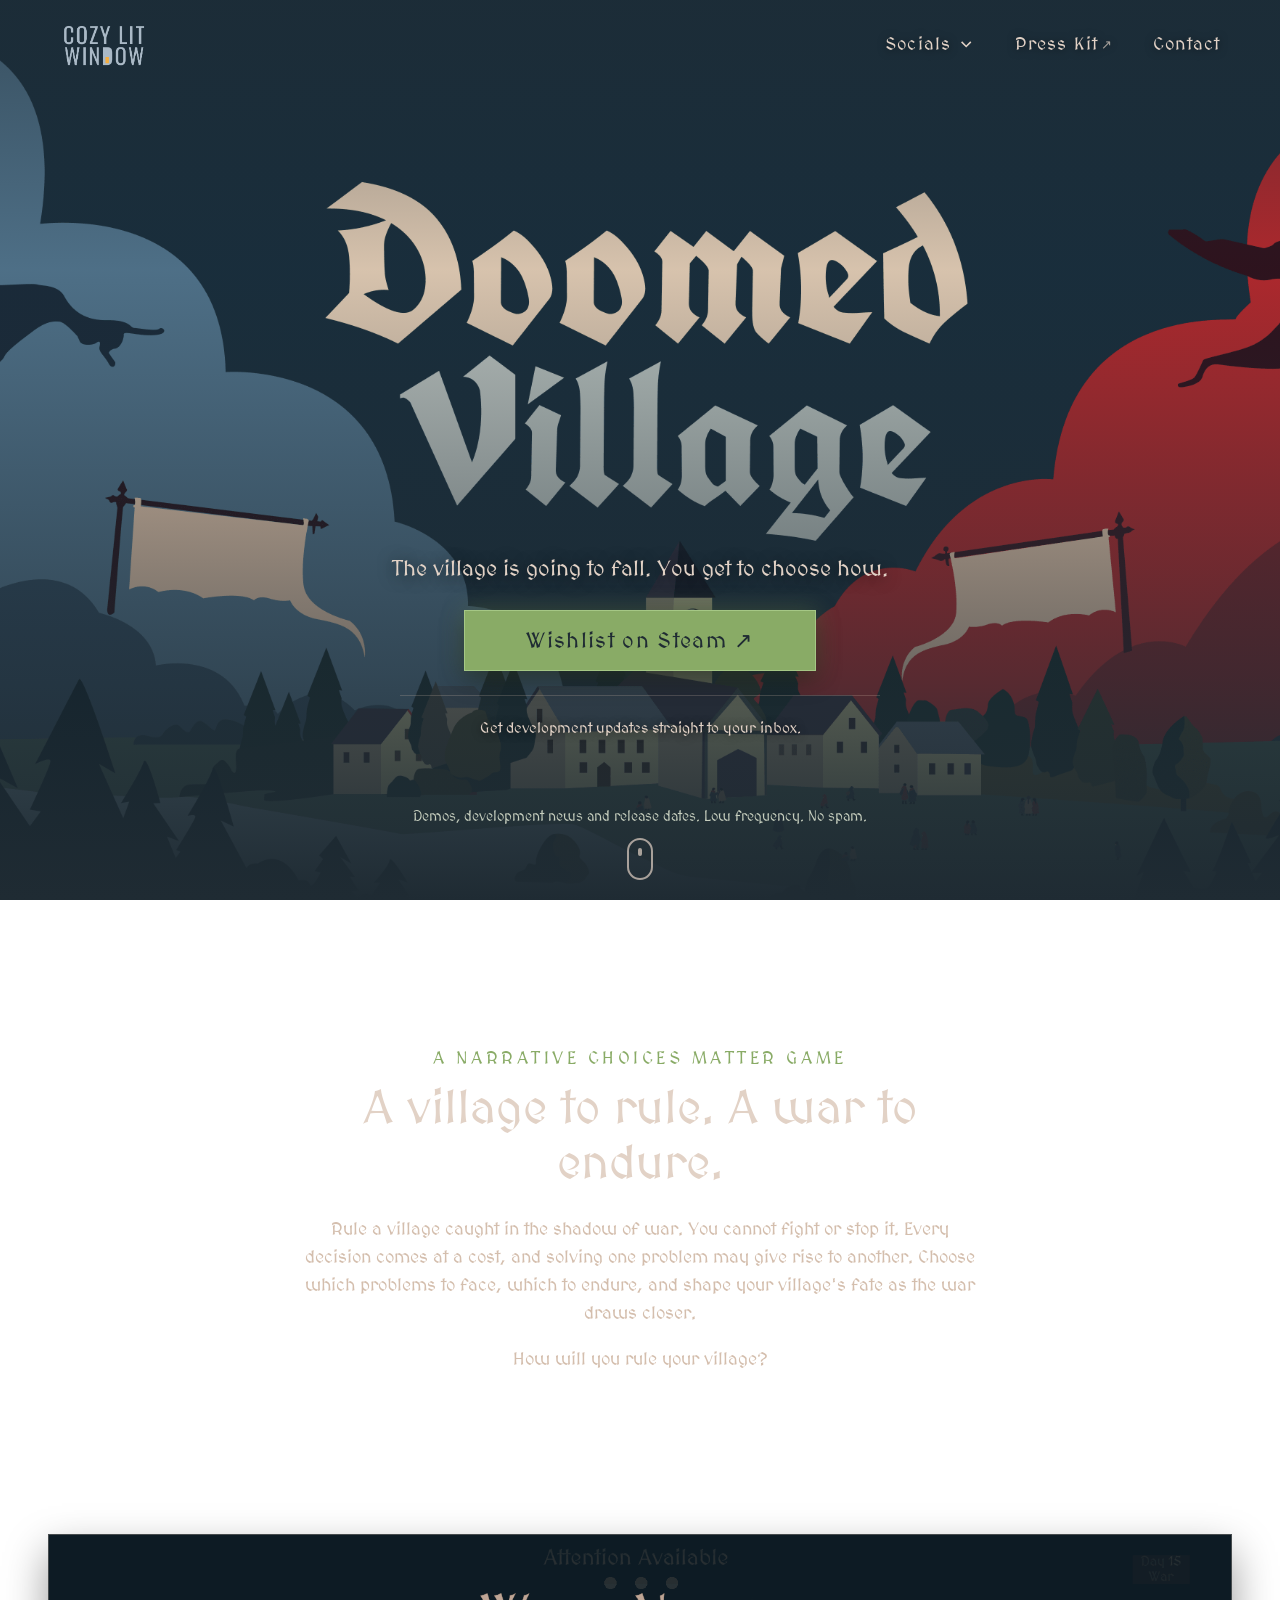
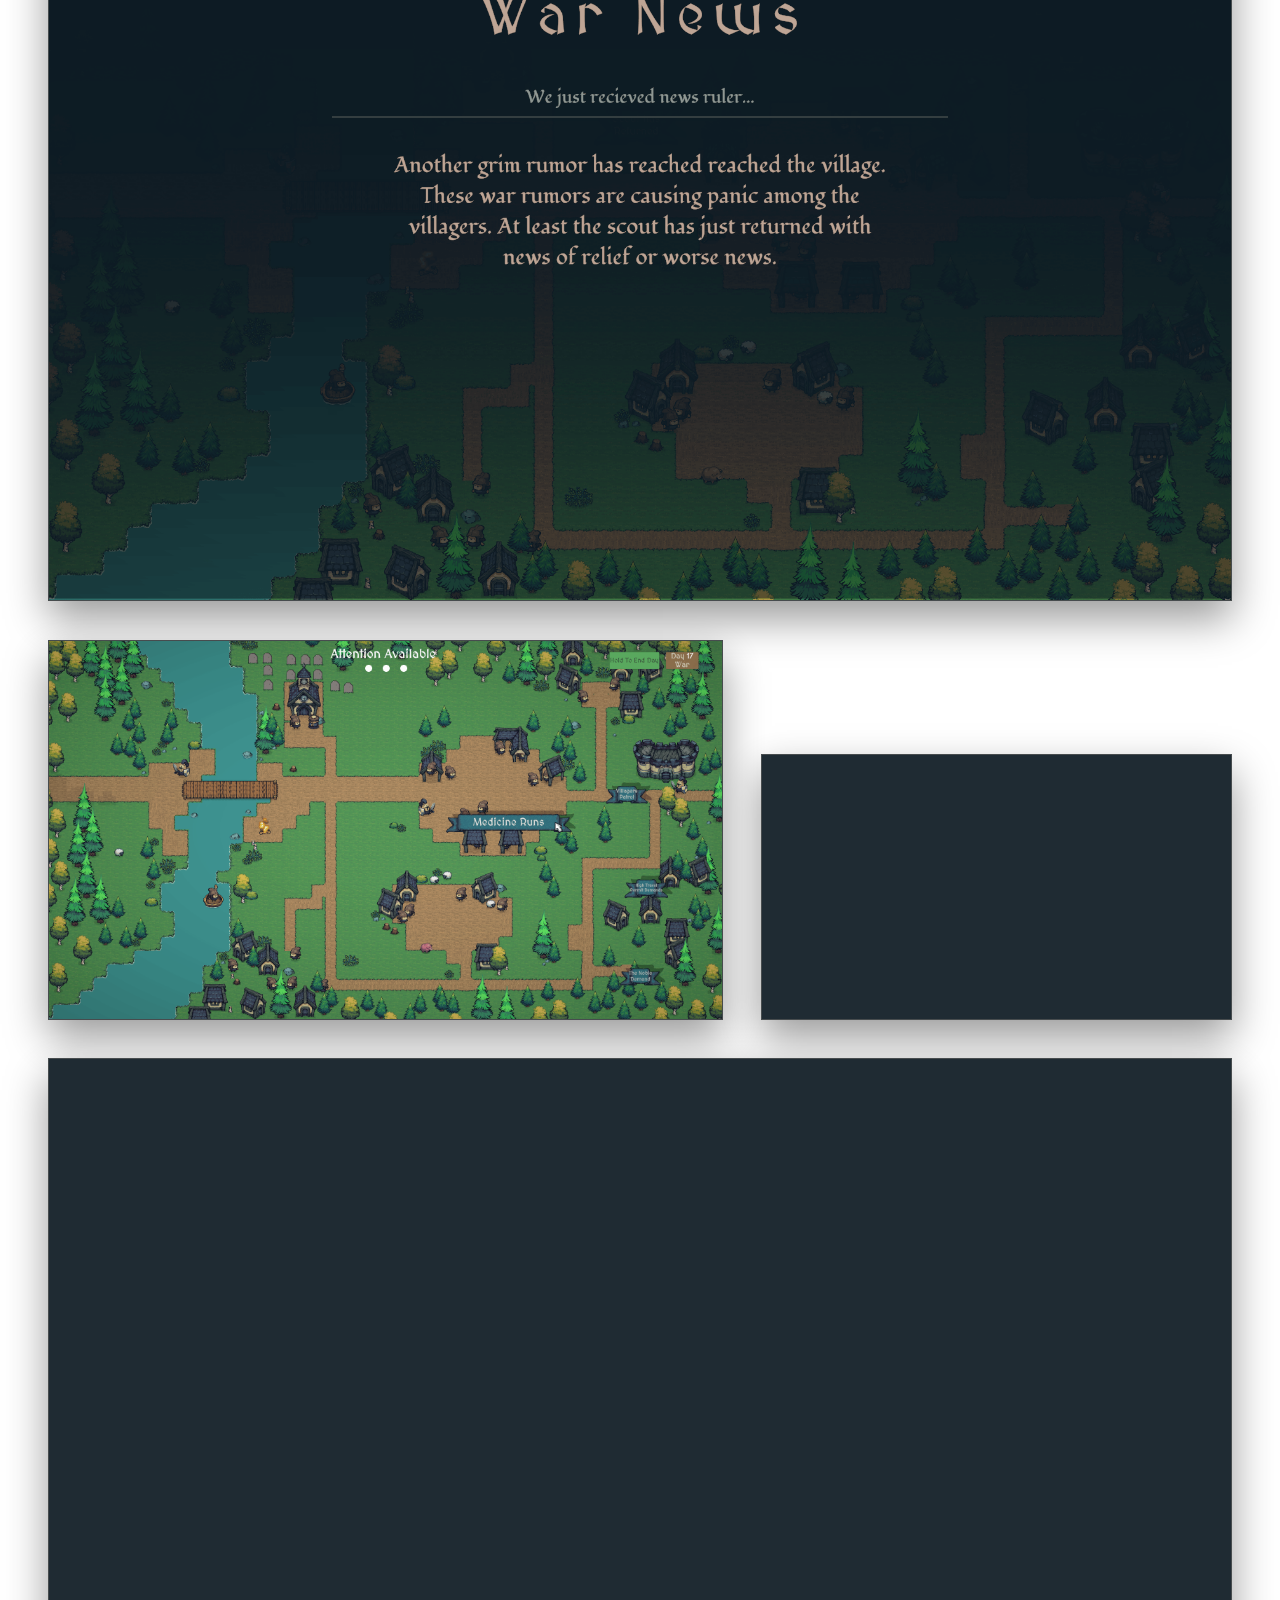
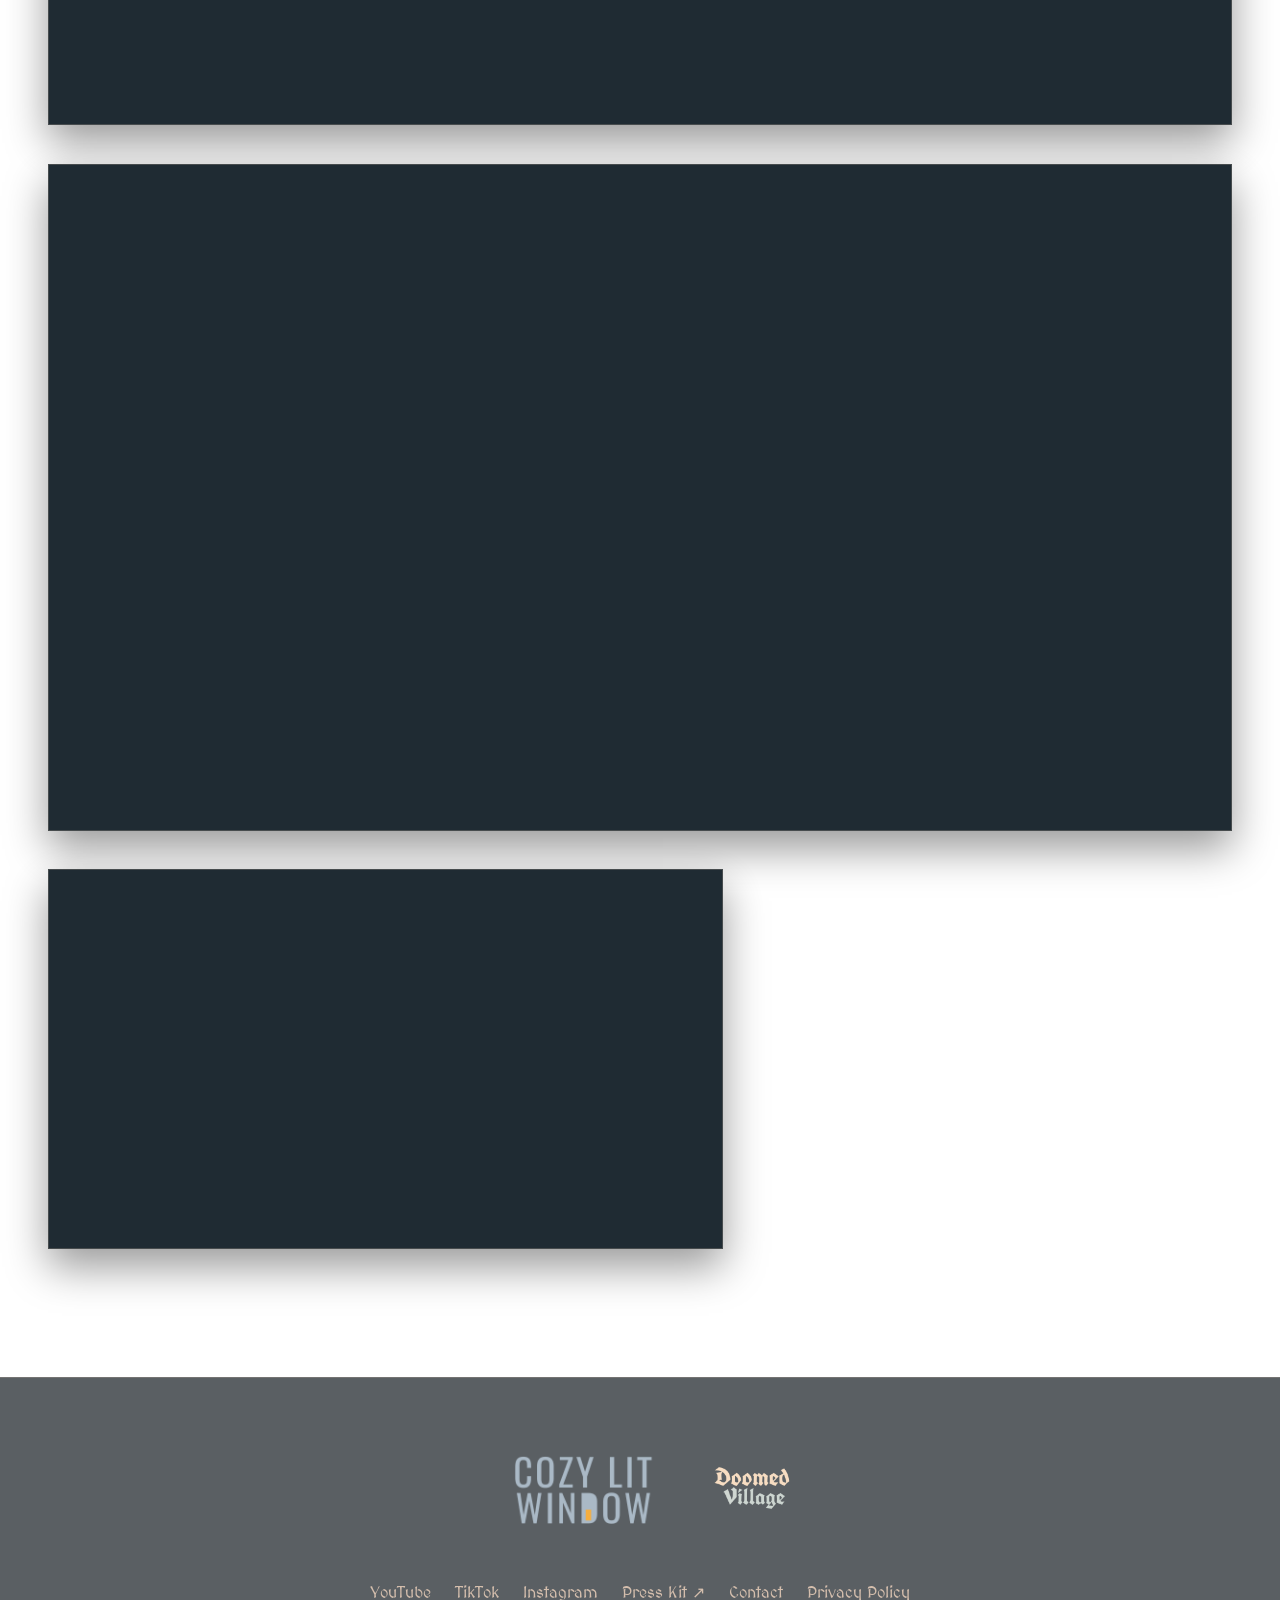
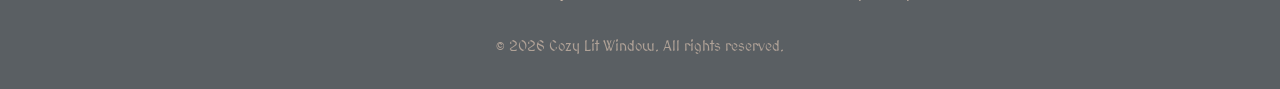
<file: index.html>
<!doctype html>
<html lang="en">

<head>
  <meta charset="UTF-8">
  <link rel="apple-touch-icon" sizes="180x180" href="public/favicon_io/apple-touch-icon.png">
  <link rel="icon" type="image/png" sizes="32x32" href="public/favicon_io/favicon-32x32.png">
  <link rel="icon" type="image/png" sizes="16x16" href="public/favicon_io/favicon-16x16.png">
  <link rel="manifest" href="public/favicon_io/site.webmanifest">
  <meta name="viewport" content="width=device-width, initial-scale=1.0">
  <link rel="canonical" href="https://cozylitwindow.com/">
  <title>Doomed Village — Cozy Lit Window</title>
  <meta name="description" content="Doomed Village is a narrative choices-matter game where you rule a village in the shadow of war. Every decision has a cost. Wishlist on Steam.">

<meta property="og:type" content="website">
<meta property="og:url" content="https://cozylitwindow.com/">
<meta property="og:title" content="Doomed Village — Cozy Lit Window">
<meta property="og:description" content="The village is going to fall. You get to choose how.">
<meta property="og:image" content="https://cozylitwindow.com/public/assets/library_hero.png">
<meta property="og:image:secure_url" content="https://cozylitwindow.com/public/assets/library_hero.png">
<meta property="og:image:alt" content="Doomed Village game preview">

<!-- Twitter / X -->
<meta name="twitter:card" content="summary_large_image">
<meta name="twitter:image" content="https://cozylitwindow.com/public/assets/library_hero.png">

  <meta name="theme-color" content="#1f2b33">
  <link rel="preload" as="image" href="public/assets/library_hero.png">
  <link rel="stylesheet" href="styles.css">

  <script defer src="https://cloud.umami.is/script.js" data-website-id="aeedb8cb-0551-48ba-8a21-23af067810dd"></script>
</head>

<body>

  <a class="skip-link" href="#overview">Skip to content</a>

  <header class="site-header" id="site-header">
    <a class="brand" href="#top" aria-label="Cozy Lit Window — back to top">
      <img src="public/assets/Main_Logo_Inverted.png" alt="Cozy Lit Window">
    </a>

    <nav class="header-actions" aria-label="Site">
    <div class="info-menu">
      <button type="button" class="info-toggle" id="info-toggle" aria-expanded="false" aria-controls="info-panel">
        Socials
        <svg viewBox="0 0 24 24" aria-hidden="true" focusable="false"><path d="m6 9 6 6 6-6" /></svg>
      </button>

      <div class="info-panel" id="info-panel" hidden>
        <p class="info-heading">Socials</p>
        <a href="https://www.youtube.com/@cozylitwindow" target="_blank" rel="noopener">YouTube</a>
        <a href="https://www.tiktok.com/@cozylitwindow" target="_blank" rel="noopener">TikTok</a>
        <a href="https://www.instagram.com/cozylitwindow/" target="_blank" rel="noopener">Instagram</a>
      </div>
    </div>
    <a class="contact-link" href="https://drive.google.com/drive/folders/1JExL3aqg7CqIl21omtHcm4_izvDATzBU" target="_blank" rel="noopener noreferrer">Press Kit<span class="ext-arrow" aria-hidden="true">↗</span></a>
    <a class="contact-link" href="mailto:cozylitwindow@gmail.com">Contact</a>
    </nav>
  </header>

  <main id="top">

    <!-- HERO -->
    <section class="hero" aria-labelledby="hero-title">
      <div class="hero-bg" role="img" aria-label="Doomed Village key art"></div>

      <div class="hero-content">
        <h1 id="hero-title">Doomed Village</h1>
        <p class="tagline">The village is going to fall. You get to choose how.</p>

        <a class="steam-cta" href="https://store.steampowered.com/app/5148810/Doomed_Village/" target="_blank" rel="noopener noreferrer">Wishlist on Steam<span class="ext-arrow" aria-hidden="true"> ↗</span><span class="visually-hidden"> (opens in a new tab)</span></a>

        <div class="signup" id="mailing-list">
          <p class="signup-title">Get development updates straight to your inbox.</p>
          <div class="octupus-form">
            <script async src="https://eocampaign1.com/form/51b77bf0-62c1-11f1-a6fb-19957cb2fa63.js"
              data-form="51b77bf0-62c1-11f1-a6fb-19957cb2fa63">
              </script>
          </div>
          <p class="signup-footnote">Demos, development news and release dates. Low frequency. No spam.</p>
        </div>
      </div>

      <a class="scroll-indicator" href="#overview" aria-label="Scroll to game overview"><span></span></a>

    </section>

    <!-- OVERVIEW -->
    <section class="overview" id="overview" aria-labelledby="overview-title">
      <div class="overview-inner">
        <p class="eyebrow">A narrative choices matter game</p>
        <h2 id="overview-title">A village to rule. A war to endure.</h2>
        <p>
            Rule a village caught in the shadow of war.
            You cannot fight or stop it. Every decision
            comes at a cost, and solving one problem
            may give rise to another. Choose which
            problems to face, which to endure, and
            shape your village's fate as the war
            draws closer.
        </p>
        <p>How will you rule your village?</p>
      </div>
    </section>

    <!-- SCREENSHOTS -->
    <section class="gallery" aria-label="Screenshots">
      <ul class="shots">
        <li><button type="button" class="shot" aria-label="View screenshot 1 full size"><img src="public/assets/Screenshot_1.png" alt="Doomed Village screenshot 1" width="3840" height="2160" loading="lazy" decoding="async"></button></li>
        <li><button type="button" class="shot" aria-label="View screenshot 2 full size"><img src="public/assets/Screenshot_2.png" alt="Doomed Village screenshot 2" width="3840" height="2160" loading="lazy" decoding="async"></button></li>
        <li><button type="button" class="shot" aria-label="View screenshot 3 full size"><img src="public/assets/Screenshot_3.png" alt="Doomed Village screenshot 3" width="3840" height="2160" loading="lazy" decoding="async"></button></li>
        <li><button type="button" class="shot" aria-label="View screenshot 4 full size"><img src="public/assets/Screenshot_4.png" alt="Doomed Village screenshot 4" width="3840" height="2160" loading="lazy" decoding="async"></button></li>
        <li><button type="button" class="shot" aria-label="View screenshot 5 full size"><img src="public/assets/Screenshot_5.png" alt="Doomed Village screenshot 5" width="3840" height="2160" loading="lazy" decoding="async"></button></li>
        <li><button type="button" class="shot" aria-label="View screenshot 6 full size"><img src="public/assets/Screenshot_6.png" alt="Doomed Village screenshot 6" width="3840" height="2160" loading="lazy" decoding="async"></button></li>
      </ul>
    </section>

  </main>

  <footer class="site-footer">
    <div class="footer-logos" role="group" aria-label="Company and game logos">
      <img class="footer-company-logo" src="public/assets/Main_Logo_Inverted.png" alt="Cozy Lit Window" width="1600" height="900" loading="lazy">
      <img class="footer-game-logo" src="public/assets/Game_Icon_Square_Transparent.png" alt="Doomed Village" width="1024" height="1024" loading="lazy">
    </div>
    <nav aria-label="Social media and contact">
      <a href="https://www.youtube.com/@cozylitwindow" target="_blank" rel="noopener">YouTube</a>
      <a href="https://www.tiktok.com/@cozylitwindow" target="_blank" rel="noopener">TikTok</a>
      <a href="https://www.instagram.com/cozylitwindow/" target="_blank" rel="noopener">Instagram</a>
      <a href="https://drive.google.com/drive/folders/1JExL3aqg7CqIl21omtHcm4_izvDATzBU" target="_blank" rel="noopener noreferrer">Press Kit ↗</a>
      <a href="mailto:cozylitwindow@gmail.com">Contact</a>
      <a href="/privacy">Privacy Policy</a>
    </nav>
    <p class="copyright">&copy; <span id="year">2026</span> Cozy Lit Window. All rights reserved.</p>
  </footer>

  <!-- LIGHTBOX -->
  <dialog class="lightbox" id="lightbox" aria-label="Screenshot viewer">
    <button type="button" class="lb-close" id="lb-close" aria-label="Close">&times;</button>
    <button type="button" class="lb-nav lb-prev" id="lb-prev" aria-label="Previous screenshot">&#8249;</button>
    <img id="lb-img" alt="">
    <button type="button" class="lb-nav lb-next" id="lb-next" aria-label="Next screenshot">&#8250;</button>
  </dialog>

  <script>
    (function () {
      document.getElementById('year').textContent = new Date().getFullYear();

      // Info dropdown
      var toggle = document.getElementById('info-toggle');
      var panel = document.getElementById('info-panel');
      function setMenu(open) {
        toggle.setAttribute('aria-expanded', open);
        panel.hidden = !open;
      }
      toggle.addEventListener('click', function () { setMenu(panel.hidden); });
      document.addEventListener('click', function (e) {
        if (!panel.hidden && !e.target.closest('.info-menu')) setMenu(false);
      });
      document.addEventListener('keydown', function (e) {
        if (e.key === 'Escape' && !panel.hidden) { setMenu(false); toggle.focus(); }
      });

      // Header background once scrolled
      var header = document.getElementById('site-header');
      function onScroll() { header.classList.toggle('scrolled', window.scrollY > 40); }
      window.addEventListener('scroll', onScroll, { passive: true });
      onScroll();

      // Lightbox
      var dialog = document.getElementById('lightbox');
      var img = document.getElementById('lb-img');
      var shots = Array.prototype.slice.call(document.querySelectorAll('.shot'));
      var current = 0;
      function show(i) {
        current = (i + shots.length) % shots.length;
        var src = shots[current].querySelector('img');
        img.src = src.currentSrc || src.src;
        img.alt = src.alt;
      }
      shots.forEach(function (b, i) {
        b.addEventListener('click', function () { show(i); dialog.showModal(); });
      });
      document.getElementById('lb-close').addEventListener('click', function () { dialog.close(); });
      document.getElementById('lb-prev').addEventListener('click', function () { show(current - 1); });
      document.getElementById('lb-next').addEventListener('click', function () { show(current + 1); });
      dialog.addEventListener('click', function (e) { if (e.target === dialog) dialog.close(); });
      dialog.addEventListener('keydown', function (e) {
        if (e.key === 'ArrowLeft') show(current - 1);
        if (e.key === 'ArrowRight') show(current + 1);
      });

      // Reveal on scroll
      if ('IntersectionObserver' in window && !window.matchMedia('(prefers-reduced-motion: reduce)').matches) {
        var io = new IntersectionObserver(function (entries) {
          entries.forEach(function (en) {
            if (en.isIntersecting) { en.target.classList.add('in'); io.unobserve(en.target); }
          });
        }, { threshold: 0.12 });
        document.querySelectorAll('.overview-inner, .shots li').forEach(function (el) {
          el.classList.add('reveal');
          io.observe(el);
        });
      }
    })();
  </script>

</body>

</html>
</file>
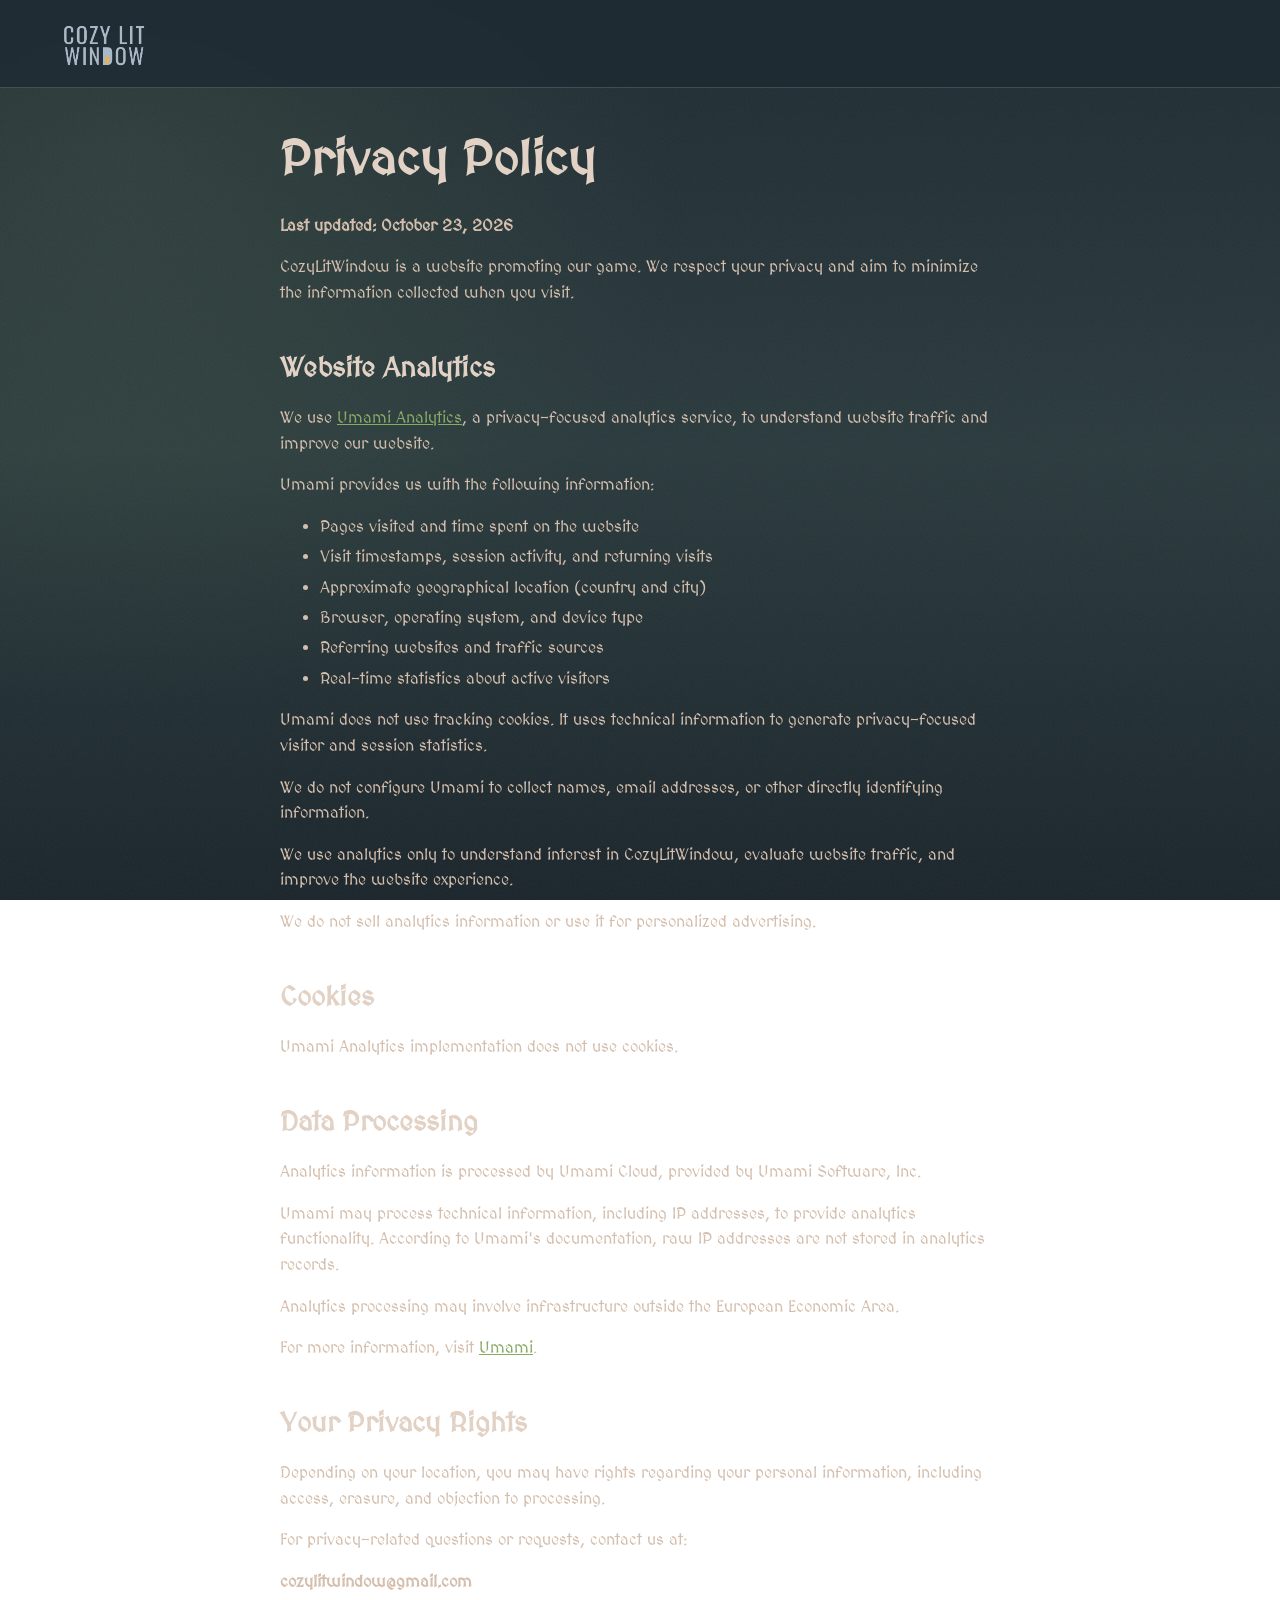
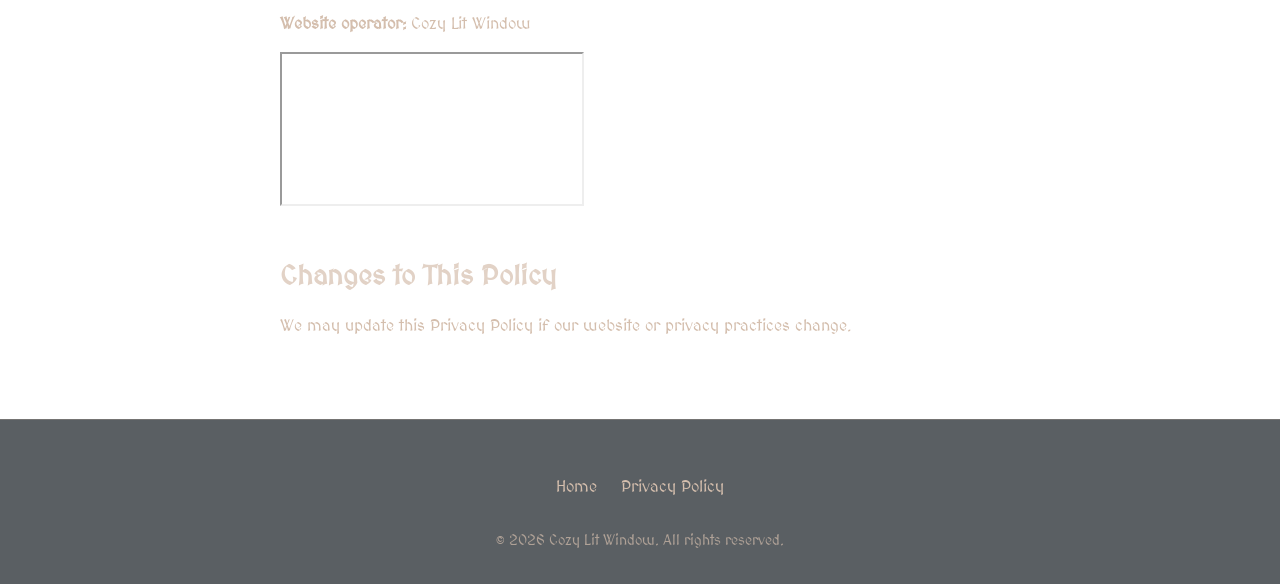
<file: privacy/index.html>
<!doctype html>
<html lang="en">

<head>
  <meta charset="UTF-8">
  <link rel="apple-touch-icon" sizes="180x180" href="/public/favicon_io/apple-touch-icon.png">
  <link rel="icon" type="image/png" sizes="32x32" href="/public/favicon_io/favicon-32x32.png">
  <link rel="icon" type="image/png" sizes="16x16" href="/public/favicon_io/favicon-16x16.png">
  <link rel="manifest" href="/public/favicon_io/site.webmanifest">
  <meta name="viewport" content="width=device-width, initial-scale=1.0">
  <title>Privacy Policy — Cozy Lit Window</title>
  <meta name="description" content="Privacy Policy for the CozyLitWindow website.">
  <meta name="theme-color" content="#1f2b33">
  <link rel="stylesheet" href="/styles.css">
</head>

<body>

  <header class="site-header scrolled" id="site-header">
    <a class="brand" href="/" aria-label="Cozy Lit Window — home">
      <img src="/public/assets/Main_Logo_Inverted.png" alt="Cozy Lit Window">
    </a>
  </header>

  <main id="top" class="policy">
    <h1>Privacy Policy</h1>
    <p><strong>Last updated: October 23, 2026</strong></p>

    <p>CozyLitWindow is a website promoting our game. We respect your privacy and aim to minimize the information collected when you visit.</p>

    <h2>Website Analytics</h2>
    <p>We use <a href="https://umami.is/" target="_blank" rel="noopener">Umami Analytics</a>, a privacy-focused analytics service, to understand website traffic and improve our website.</p>
    <p>Umami provides us with the following information:</p>
    <ul>
      <li>Pages visited and time spent on the website</li>
      <li>Visit timestamps, session activity, and returning visits</li>
      <li>Approximate geographical location (country and city)</li>
      <li>Browser, operating system, and device type</li>
      <li>Referring websites and traffic sources</li>
      <li>Real-time statistics about active visitors</li>
    </ul>
    <p>Umami does not use tracking cookies. It uses technical information to generate privacy-focused visitor and session statistics.</p>
    <p>We do not configure Umami to collect names, email addresses, or other directly identifying information.</p>
    <p>We use analytics only to understand interest in CozyLitWindow, evaluate website traffic, and improve the website experience.</p>
    <p>We do not sell analytics information or use it for personalized advertising.</p>

    <h2>Cookies</h2>
    <p>Umami Analytics implementation does not use cookies.</p>

    <h2>Data Processing</h2>
    <p>Analytics information is processed by Umami Cloud, provided by Umami Software, Inc.</p>
    <p>Umami may process technical information, including IP addresses, to provide analytics functionality. According to Umami's documentation, raw IP addresses are not stored in analytics records.</p>
    <p>Analytics processing may involve infrastructure outside the European Economic Area.</p>
    <p>For more information, visit <a href="https://umami.is/" target="_blank" rel="noopener">Umami</a>.</p>

    <h2>Your Privacy Rights</h2>
    <p>Depending on your location, you may have rights regarding your personal information, including access, erasure, and objection to processing.</p>
    <p>For privacy-related questions or requests, contact us at:</p>
    <p><strong>cozylitwindow@gmail.com</strong></p>
    <p><strong>Website operator:</strong> Cozy Lit Window</p>
<iframe src="https://store.steampowered.com/widget/500/?utm_source=homepage&utm_campaign=mycampaign"></iframe>
    <h2>Changes to This Policy</h2>
    <p>We may update this Privacy Policy if our website or privacy practices change.</p>
  </main>

  <footer class="site-footer">
    <nav aria-label="Footer">
      <a href="/">Home</a>
      <a href="/privacy">Privacy Policy</a>
    </nav>
    <p class="copyright">&copy; 2026 Cozy Lit Window. All rights reserved.</p>
  </footer>

</body>

</html>
</file>
<file: styles.css>
@font-face {
  font-family: "MedievalSharp";
  src: url("fonts/MedievalSharp-Regular.ttf") format("truetype");
  font-style: normal;
  font-weight: 400;
  font-display: swap;
}

:root {
  --sand: #d4bead;
  --sand-soft: #e2d2c6;
  --moss: #89ab66;
  --slate: #495a58;
  --deep: #1f2b33;
  --edge: rgba(212, 190, 173, 0.22);
  --header-h: 5.5rem;
}

* { box-sizing: border-box; }

html { scroll-behavior: smooth; scroll-padding-top: var(--header-h); }

body {
  margin: 0;
  font-family: "MedievalSharp", Georgia, serif;
  color: var(--sand);
  line-height: 1.6;
  background:
    radial-gradient(circle at 10% 18%, rgba(137, 171, 102, 0.12), transparent 40%),
    linear-gradient(180deg, #1f2b33 0%, #2a3a3d 50%, #1a252b 100%);
  background-attachment: fixed;
}

/* subtle grain texture */
body::before {
  content: "";
  position: fixed;
  inset: 0;
  z-index: 0;
  pointer-events: none;
  opacity: 0.06;
  background-image: url("data:image/svg+xml;utf8,<svg xmlns='http://www.w3.org/2000/svg' width='160' height='160'><filter id='n'><feTurbulence type='fractalNoise' baseFrequency='0.8' numOctaves='2'/></filter><rect width='100%' height='100%' filter='url(%23n)'/></svg>");
}

main, .site-footer { position: relative; z-index: 1; }

a { color: inherit; }
img { display: block; max-width: 100%; height: auto; }

:focus-visible { outline: 2px solid var(--moss); outline-offset: 3px; }

.skip-link {
  position: fixed;
  left: 1rem;
  top: -4rem;
  z-index: 100;
  padding: 0.5rem 1rem;
  background: var(--deep);
  color: var(--sand);
}
.skip-link:focus { top: 1rem; }

/* HEADER */

.site-header {
  position: fixed;
  inset: 0 0 auto 0;
  z-index: 50;
  height: var(--header-h);
  padding: 0 clamp(1rem, 4vw, 3rem);
  display: flex;
  align-items: center;
  justify-content: space-between;
  transition: background-color 250ms ease;
}

.site-header.scrolled {
  background: rgba(31, 43, 51, 0.85);
  backdrop-filter: blur(8px);
  border-bottom: 1px solid var(--edge);
}

.brand {
  display: inline-flex;
  align-items: center;
  gap: 0.6rem;
  text-decoration: none;
  font-size: 1.1rem;
  letter-spacing: 0.04em;
  color: var(--sand-soft);
  text-shadow: 0 1px 8px rgba(0, 0, 0, 0.6);
}
.brand { position: relative; z-index: 1; }
.brand img {
  height: calc(var(--header-h) - 1rem);
  width: auto;
  object-fit: contain;
  filter: none;
  animation: logo-in 900ms ease-out both;
  transition: transform 250ms ease, filter 250ms ease;
}
.brand:hover img, .brand:focus-visible img {
  transform: scale(1.05);
  filter: drop-shadow(0 0 14px rgba(137, 171, 102, 0.55));
}
.brand:focus-visible { outline: 2px solid var(--moss); outline-offset: 4px; border-radius: 6px; }

.site-header > * { position: relative; z-index: 1; }

@keyframes logo-in {
  from { opacity: 0; transform: translateX(-12px); }
  to { opacity: 1; transform: none; }
}
@media (prefers-reduced-motion: reduce) {
  .brand img { animation: none; transition: none; }
}

.header-actions { display: flex; align-items: center; gap: 1rem; font-size: 1.15rem; }
.contact-link {
  display: inline-flex;
  align-items: center;
  min-height: 3rem;
  padding: 0 0.75rem;
  letter-spacing: 0.06em;
  text-decoration: none;
  color: var(--sand-soft);
  text-shadow: 0 1px 8px rgba(0, 0, 0, 0.6);
}
.contact-link:hover { color: var(--moss); }
.contact-link:focus-visible { outline: 2px solid var(--moss); outline-offset: 2px; color: var(--moss); }
.contact-link .ext-arrow { margin-left: 0.25em; font-size: 0.7em; opacity: 0.7; }
@media (max-width: 480px) {
  .header-actions { gap: 0.25rem; font-size: 1rem; }
  .contact-link, .info-toggle { padding: 0 0.5rem; white-space: nowrap; }
  .brand { flex-shrink: 0; }
  .brand img { height: 2.75rem; }
  .header-actions { flex-shrink: 1; min-width: 0; }
}
@media (max-width: 360px) {
  .header-actions { font-size: 0.85rem; }
  .contact-link, .info-toggle { padding: 0 0.3rem; letter-spacing: 0.02em; }
  .info-toggle { gap: 0.15rem; }
  .info-toggle svg { width: 1rem; height: 1rem; }
  .contact-link .ext-arrow { margin-left: 0.1em; }
}

.info-menu { position: relative; }

.info-toggle {
  display: inline-flex;
  align-items: center;
  gap: 0.35rem;
  min-height: 3rem;
  padding: 0 0.75rem;
  font: inherit;
  letter-spacing: 0.06em;
  color: var(--sand-soft);
  background: none;
  border: 0;
  cursor: pointer;
  text-shadow: 0 1px 8px rgba(0, 0, 0, 0.6);
}
.info-toggle svg {
  width: 1.15rem;
  height: 1.15rem;
  fill: none;
  stroke: currentColor;
  stroke-width: 2;
  transition: transform 200ms ease;
}
.info-toggle[aria-expanded="true"] svg { transform: rotate(180deg); }
.info-toggle:hover { color: var(--moss); }

.info-panel {
  position: absolute;
  right: 0;
  top: calc(100% + 0.4rem);
  min-width: 14rem;
  padding: 0.75rem 1rem 1rem;
  background: rgba(31, 43, 51, 0.97);
  border: 1px solid var(--edge);
  box-shadow: 0 18px 40px rgba(0, 0, 0, 0.45);
}
.info-panel[hidden] { display: none; }
.info-heading {
  margin: 0.5rem 0 0.25rem;
  font-size: 0.8rem;
  text-transform: uppercase;
  letter-spacing: 0.15em;
  color: var(--moss);
}
.info-panel a {
  display: block;
  padding: 0.35rem 0;
  text-decoration: none;
  color: var(--sand-soft);
}
.info-panel a:hover { color: var(--moss); }

@media (max-width: 480px) {
  /* Anchor the panel to the full-width header so it stays on screen */
  .site-header .header-actions, .info-menu { position: static; }
  .info-panel {
    left: 1rem;
    right: 1rem;
    top: calc(100% + 0.25rem);
    min-width: 0;
    max-height: calc(100vh - var(--header-h) - 1rem);
    overflow-y: auto;
  }
  .info-panel a { padding: 0.6rem 0; min-height: 2.75rem; }
}

/* HERO */

.hero {
  position: relative;
  min-height: 100vh;
  min-height: 100svh;
  display: flex;
  align-items: flex-end;
  justify-content: center;
  text-align: center;
  padding: calc(var(--header-h) + 1rem) 1.25rem 4.5rem;
  overflow: hidden;
  background: var(--deep);
}

.hero-bg {
  position: absolute;
  inset: 0;
  background: url("public/assets/library_hero.png") center / cover no-repeat;
}
.hero-bg::after {
  content: "";
  position: absolute;
  inset: 0;
  background: linear-gradient(to bottom, rgba(31, 43, 51, 0.55), rgba(31, 43, 51, 0.15) 30%, rgba(31, 43, 51, 0.65) 75%, #1f2b33 100%);
}

.hero-content {
  position: relative;
  z-index: 2;
  width: 100%;
  max-width: 40rem;
  text-shadow: 0 2px 16px rgba(0, 0, 0, 0.7);
}

.eyebrow {
  margin: 0;
  color: var(--moss);
  text-transform: uppercase;
  letter-spacing: 0.2em;
  font-size: 0.85rem;
}

/* the key art already carries the title logo; keep the h1 for assistive tech/SEO */
.hero h1 {
  position: absolute;
  width: 1px;
  height: 1px;
  margin: -1px;
  overflow: hidden;
  clip-path: inset(50%);
  white-space: nowrap;
}

.tagline {
  margin: 0 auto 1.5rem;
  font-size: clamp(1.05rem, 2.2vw, 1.35rem);
  color: var(--sand-soft);
}

.steam-cta {
  display: flex;
  align-items: center;
  justify-content: center;
  width: min(100%, 22rem);
  min-height: 3.5rem;
  margin: 0 auto;
  padding: 0.75rem 1.5rem;
  font-size: clamp(1.15rem, 2.6vw, 1.4rem);
  letter-spacing: 0.06em;
  text-decoration: none;
  text-shadow: none;
  color: var(--deep);
  background: var(--moss);
  border: 1px solid #a5c785;
  box-shadow: 0 8px 24px rgba(0, 0, 0, 0.45), 0 0 22px rgba(137, 171, 102, 0.35);
  transition: transform 200ms ease, background-color 200ms ease, box-shadow 200ms ease;
}
.steam-cta:hover { background: #9dc07a; transform: translateY(-2px); }
.steam-cta:focus-visible { outline: 2px solid var(--sand-soft); outline-offset: 4px; }
.steam-cta .ext-arrow { white-space: pre; }
.visually-hidden {
  position: absolute;
  width: 1px;
  height: 1px;
  margin: -1px;
  overflow: hidden;
  clip-path: inset(50%);
  white-space: nowrap;
}

.signup {
  max-width: 30rem;
  margin: 1.5rem auto 0;
  padding: 1.25rem 0 0;
  border-top: 1px solid var(--edge);
  text-shadow: none;
}
.signup-title {
  margin: 0 0 0.6rem;
  font-size: 0.95rem;
  color: var(--sand-soft);
  text-shadow: 0 1px 8px rgba(0, 0, 0, 0.7);
}
.octupus-form { min-height: 3rem; }
.octupus-form form { display: flex; flex-wrap: wrap; gap: 0.5rem; justify-content: center; }
.octupus-form input[type="email"] {
  flex: 1 1 12rem;
  min-width: 0;
  min-height: 2.75rem;
  padding: 0 0.75rem;
  font: inherit;
  color: var(--sand-soft);
  background: rgba(31, 43, 51, 0.72);
  border: 1px solid var(--edge);
}
.octupus-form button,
.octupus-form input[type="submit"] {
  flex: 0 0 auto;
  min-height: 2.75rem;
  padding: 0 1.1rem;
  font: inherit;
  cursor: pointer;
  color: var(--sand-soft);
  background: transparent;
  border: 1px solid var(--sand);
}
.octupus-form button:hover,
.octupus-form input[type="submit"]:hover { color: var(--moss); border-color: var(--moss); }
@media (max-width: 480px) {
  .octupus-form form { flex-direction: column; }
  .octupus-form input[type="email"], .octupus-form button, .octupus-form input[type="submit"] { width: 100%; flex: none; }
}
.signup-footnote {
  margin: 0.5rem 0 0;
  font-size: 0.85rem;
  color: #c7cfbf;
}

.scroll-indicator {
  position: absolute;
  bottom: 1.25rem;
  left: 50%;
  z-index: 2;
  width: 1.6rem;
  height: 2.6rem;
  margin-left: -0.8rem;
  border: 2px solid var(--sand-soft);
  border-radius: 1rem;
  opacity: 0.7;
}
.scroll-indicator span {
  position: absolute;
  top: 0.5rem;
  left: 50%;
  width: 4px;
  height: 8px;
  margin-left: -2px;
  border-radius: 2px;
  background: var(--sand-soft);
  animation: scroll-dot 1.8s ease-in-out infinite;
}
@keyframes scroll-dot {
  0% { transform: translateY(0); opacity: 1; }
  80%, 100% { transform: translateY(0.9rem); opacity: 0; }
}

/* Touch devices: bouncing chevron instead of a mouse */
@media (hover: none), (pointer: coarse) {
  .scroll-indicator {
    width: 2.75rem;
    height: 2.75rem;
    margin-left: -1.375rem;
    border: 0;
    border-radius: 0;
  }
  .scroll-indicator span {
    top: 50%;
    width: 14px;
    height: 14px;
    margin: -10px 0 0 -7px;
    border-radius: 0;
    background: none;
    border-right: 2px solid var(--sand-soft);
    border-bottom: 2px solid var(--sand-soft);
    transform: rotate(45deg);
    animation: scroll-chevron 1.6s ease-in-out infinite;
  }
}
@keyframes scroll-chevron {
  0%, 100% { transform: translateY(-4px) rotate(45deg); opacity: 0.4; }
  50% { transform: translateY(6px) rotate(45deg); opacity: 1; }
}

/* OVERVIEW */

.overview { padding: clamp(4rem, 12vw, 9rem) 1.5rem; }
.overview-inner { max-width: 42rem; margin: 0 auto; text-align: center; }
.overview h2 {
  margin: 0.5rem 0 1.5rem;
  font-weight: 400;
  font-size: clamp(1.9rem, 4.5vw, 3rem);
  line-height: 1.15;
  color: var(--sand-soft);
}
.overview p { font-size: 1.1rem; }

/* GALLERY */

.gallery { padding: 0 clamp(1rem, 4vw, 3rem) clamp(4rem, 10vw, 8rem); }

.shots {
  list-style: none;
  margin: 0 auto;
  padding: 0;
  max-width: 1400px;
  display: grid;
  grid-template-columns: repeat(12, 1fr);
  gap: clamp(1rem, 3vw, 2.5rem);
}
.shots li { grid-column: span 12; }

/* alternating layout: wide, then an offset pair, repeat */
@media (min-width: 900px) {
  .shots li:nth-child(4n + 1),
  .shots li:nth-child(4n) { grid-column: 1 / -1; }
  .shots li:nth-child(4n + 2) { grid-column: 1 / span 7; }
  .shots li:nth-child(4n + 3) { grid-column: 8 / span 5; align-self: end; }
}

.shot {
  display: block;
  width: 100%;
  padding: 0;
  border: 1px solid var(--edge);
  background: var(--deep);
  cursor: zoom-in;
  overflow: hidden;
  box-shadow: 0 18px 40px rgba(0, 0, 0, 0.4);
}
.shot img {
  width: 100%;
  aspect-ratio: 16 / 9;
  object-fit: contain;
  transition: transform 500ms ease, filter 300ms ease;
}
.shot:hover img { transform: scale(1.02); filter: brightness(1.08); }

/* REVEAL */

.reveal { opacity: 0; transform: translateY(18px); transition: opacity 700ms ease, transform 700ms ease; }
.reveal.in { opacity: 1; transform: none; }

/* FOOTER */

.site-footer {
  padding: 3rem 1.5rem 2rem;
  text-align: center;
  border-top: 1px solid var(--edge);
  background: rgba(20, 28, 33, 0.7);
}
.footer-logos { display: flex; align-items: center; justify-content: center; gap: 2rem; margin: 0 auto 1.5rem; }
.site-footer .footer-company-logo { width: min(12rem, 40vw); height: auto; }
.site-footer .footer-game-logo { width: 5rem; height: 5rem; object-fit: contain; }
.site-footer nav { display: flex; flex-wrap: wrap; justify-content: center; gap: 0.5rem 1.5rem; }
.site-footer nav a { text-decoration: none; padding: 0.4rem 0; }
.site-footer nav a:hover { color: var(--moss); }
.copyright { margin: 1.5rem 0 0; font-size: 0.85rem; opacity: 0.7; }

/* PRIVACY POLICY PAGE */

.policy {
  max-width: 48rem;
  margin: 0 auto;
  padding: calc(var(--header-h) + 2rem) 1.5rem 4rem;
  min-height: 70vh;
  overflow-wrap: anywhere;
}
.policy h1 { font-size: clamp(2rem, 6vw, 3rem); color: var(--sand-soft); margin: 0 0 0.5rem; }
.policy h2 { font-size: clamp(1.3rem, 4vw, 1.7rem); color: var(--sand-soft); margin: 2.5rem 0 0.5rem; }
.policy a { color: var(--moss); }
.policy li { margin-bottom: 0.3rem; }

/* LIGHTBOX */

.lightbox {
  width: 100vw;
  height: 100vh;
  height: 100dvh;
  max-width: none;
  max-height: none;
  margin: 0;
  padding: 0;
  border: 0;
  background: rgba(10, 14, 17, 0.94);
  align-items: center;
  justify-content: center;
}
.lightbox[open] { display: flex; }
.lightbox::backdrop { background: rgba(10, 14, 17, 0.94); }
.lightbox img {
  max-width: 94vw;
  max-height: 88vh;
  width: auto;
  height: auto;
  object-fit: contain;
}
.lb-close, .lb-nav {
  position: absolute;
  background: rgba(31, 43, 51, 0.6);
  border: 1px solid var(--edge);
  color: var(--sand-soft);
  font: inherit;
  cursor: pointer;
  width: 3rem;
  height: 3rem;
  font-size: 2rem;
  line-height: 1;
  border-radius: 50%;
}
.lb-close:hover, .lb-nav:hover { color: var(--moss); }
.lb-close { top: 1rem; right: 1rem; }
.lb-nav { top: 50%; margin-top: -1.5rem; }
.lb-prev { left: 1rem; }
.lb-next { right: 1rem; }

/* RESPONSIVE */

@media (max-width: 768px) {
  /* show the whole key-art logo as a band instead of cropping it */
  .hero { align-items: flex-start; padding-top: 17.5rem; }
  .hero-bg { bottom: auto; height: 20rem; background-size: auto 100%; background-position: 50% 0; }
  .hero-bg::after { background: linear-gradient(to bottom, rgba(31, 43, 51, 0.5), transparent 25%, transparent 60%, #1f2b33 100%); }
  .lb-nav { top: auto; bottom: 1rem; margin-top: 0; }
}

@media (prefers-reduced-motion: reduce) {
  html { scroll-behavior: auto; }
  .scroll-indicator span { animation: none !important; }
  * { transition: none !important; }
}
</file>
